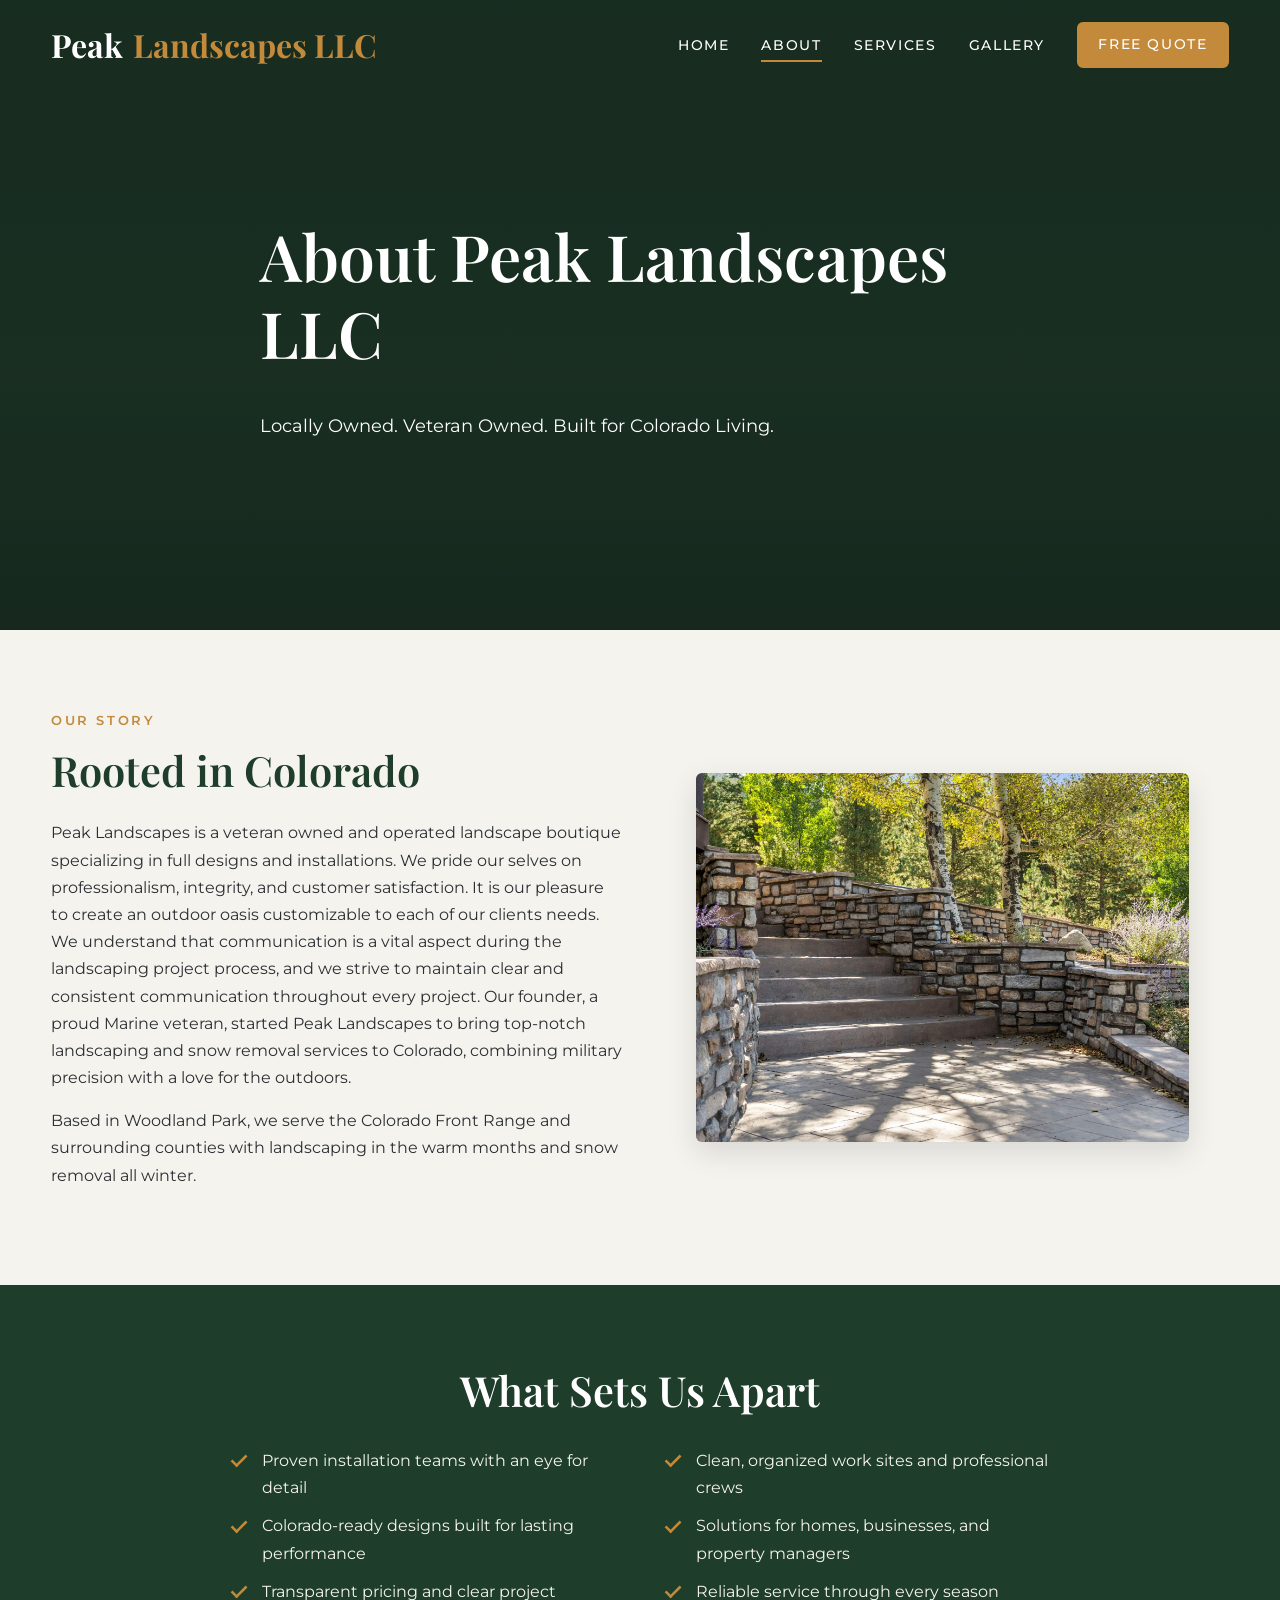
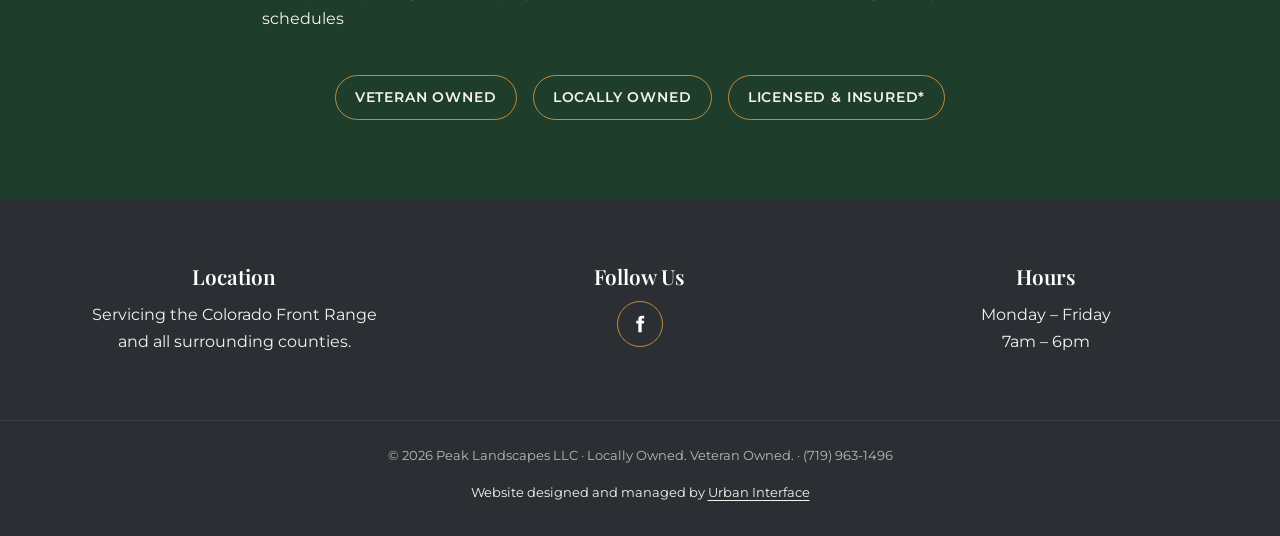
<file: about.html>
<!DOCTYPE html>
<html lang="en">
<head>
  <!-- Google tag (gtag.js) -->
<script async src="https://www.googletagmanager.com/gtag/js?id=G-6EB86436RV"></script>
<script>
  window.dataLayer = window.dataLayer || [];
  function gtag(){dataLayer.push(arguments);}
  gtag('js', new Date());

  gtag('config', 'G-6EB86436RV');
</script>

  <meta charset="UTF-8">
  <meta name="viewport" content="width=device-width, initial-scale=1">
  <title>About Peak Landscapes LLC | Landscaping in Woodland Park, CO</title>
  <meta name="description" content="Learn more about Peak Landscapes LLC, a locally owned, veteran owned landscaping company serving Woodland Park and the Colorado Front Range.">
  <meta property="og:title" content="Peak Landscapes LLC">
  <meta property="og:description" content="Locally owned. Veteran owned. Built for Colorado living.">
  <meta property="og:image" content="images/hero-home.jpg">
  <link rel="icon" href="images/favicon.png">
  <link rel="canonical" href="https://peaklandscapesllc.com/about" />
  <link rel="preconnect" href="https://fonts.googleapis.com">
  <link rel="preconnect" href="https://fonts.gstatic.com" crossorigin>
  <link href="https://fonts.googleapis.com/css2?family=Montserrat:wght@400;500;600;700&family=Playfair+Display:wght@500;600;700&display=swap" rel="stylesheet">
  <link rel="stylesheet" href="Styles.css">
  <script type="application/ld+json">
  {"@context":"https://schema.org","@type":"LandscapingBusiness","name":"Peak Landscapes LLC","telephone":"+1-719-963-1496","email":"peaklandscapingllcinfo@gmail.com","address":{"@type":"PostalAddress","addressLocality":"Woodland Park","addressRegion":"CO","addressCountry":"US"},"openingHours":"Mo-Fr 07:00-18:00","areaServed":"Colorado Front Range","url":"https://www.peaklandscapesllc.com/"}
  </script>
</head>
<body>
<a class="skip" href="#main">Skip to content</a>

<header class="site-header">
  <div class="container nav">
    <a href="index.html" class="logo"><!-- <img src="images/logo.svg" alt=""> -->Peak <span>Landscapes LLC</span></a>
    <button class="menu-toggle" aria-label="Menu" aria-expanded="false"><span></span></button>
    <ul class="nav-links">
      <li><a href="index.html">Home</a></li>
<li><a href="about.html" aria-current="page">About</a></li>
      <li><a href="services.html">Services</a></li>
      <li><a href="gallery.html">Gallery</a></li>
      <li><a href="contact.html" class="btn">Free Quote</a></li>
    </ul>
  </div>
</header>

<main id="main">
<section class="hero">
  <video class="hero__media" autoplay muted loop playsinline preload="metadata" poster="">
    <source src="54-Hybrook-Rd-S-Divide-Co-80814.mp4" type="video/mp4">
  </video>

  <div class="container hero__content">
    <h1>About Peak Landscapes LLC</h1>
    <p>Locally Owned. Veteran Owned. Built for Colorado Living.</p>
  </div>
</section>
<section class="section"><div class="container grid grid--2" style="align-items:center">
  <div class="reveal"><span class="eyebrow">Our Story</span><h2>Rooted in Colorado</h2>
    <p>Peak Landscapes is a veteran owned and operated landscape boutique specializing in full designs and installations. We pride our selves on professionalism, integrity, and customer satisfaction. It is our pleasure to create an outdoor oasis customizable to each of our clients needs.  We understand that communication is a vital aspect during the landscaping project process, and we strive to maintain clear and consistent communication throughout every project. Our founder, a proud Marine veteran, started Peak Landscapes to bring top-notch landscaping and snow removal services to Colorado, combining military precision with a love for the outdoors.</p>
    <p>Based in Woodland Park, we serve the Colorado Front Range and surrounding counties with landscaping in the warm months and snow removal all winter.</p></div>
  <figure class="video-card reveal"><div class="service__media"><img src="image/37-web-or-mls-DSC08677.jpg" alt="Landscape installation project">
</div>
</div></section>
<section class="section section--dark center">
  <div class="container">
    <h2>What Sets Us Apart</h2>

    <div class="checklist-grid">
      <ul class="checklist">
        <li>Proven installation teams with an eye for detail</li>
        <li>Colorado-ready designs built for lasting performance</li>
        <li>Transparent pricing and clear project schedules</li>
      </ul>

      <ul class="checklist">
        <li>Clean, organized work sites and professional crews</li>
        <li>Solutions for homes, businesses, and property managers</li>
        <li>Reliable service through every season</li>
      </ul>
    </div>
    <div class="badges"><span class="badge">Veteran Owned</span><span class="badge">Locally Owned</span><span class="badge">Licensed & Insured*</span></div></div></section>
</main>

<footer class="site-footer">
  <div class="container footer-grid">
    <div><h3>Location</h3><p>Servicing the Colorado Front Range<br>and all surrounding counties.</p></div>
    <div><h3>Follow Us</h3>
      <div class="social">
        <a href="https://www.facebook.com/share/19dekDNWW4/?mibextid=wwXIfr" aria-label="Facebook" target="_blank" rel="noopener"><svg viewBox="0 0 24 24"><path d="M14 8V6.5c0-.7.2-1 1.1-1H17V2h-2.8C11.2 2 10 3.7 10 6v2H7.5v3.5H10V22h4v-10.5h2.7L17 8z"/></svg></a>
      </div>
    </div>
    <div><h3>Hours</h3><p>Monday – Friday<br>7am – 6pm</p></div>
  </div>
  <p class="copyright">&copy; 2026 Peak Landscapes LLC · Locally Owned. Veteran Owned. · (719) 963-1496</p>
  <p class="site-credit">Website designed and managed by <a href="https://urbaninterface.it.com/">Urban Interface</a></p>
</footer>
<a class="call-bar" href="tel:+17199631496">Call Now</a>
<script src="main.js"></script>
</body>
</html>
</file>
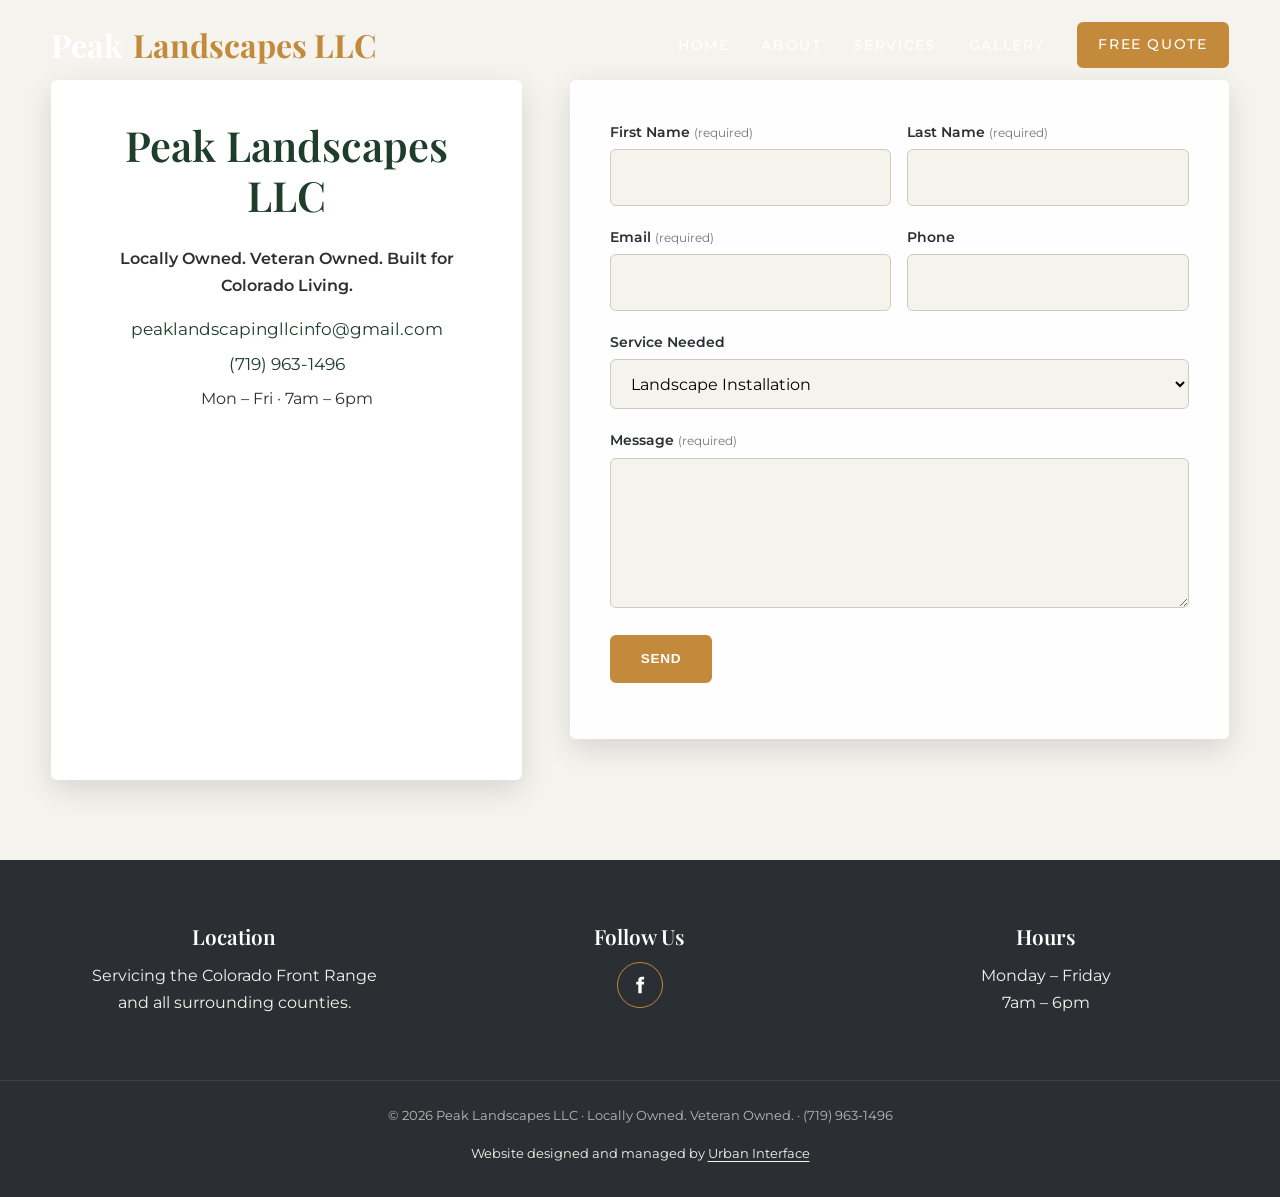
<file: contact.html>
<!DOCTYPE html>
<html lang="en">
<head>
  <!-- Google tag (gtag.js) -->
<script async src="https://www.googletagmanager.com/gtag/js?id=G-6EB86436RV"></script>
<script>
  window.dataLayer = window.dataLayer || [];
  function gtag(){dataLayer.push(arguments);}
  gtag('js', new Date());

  gtag('config', 'G-6EB86436RV');
</script>

  <meta charset="UTF-8">
  <meta name="viewport" content="width=device-width, initial-scale=1">
  <title>Contact Peak Landscapes LLC | Woodland Park, CO</title>
  <meta name="description" content="Contact Peak Landscapes LLC for landscaping services in Woodland Park, CO. Call now or request a free estimate for your next outdoor project.">
  <meta property="og:title" content="Peak Landscapes LLC">
  <meta property="og:description" content="Locally owned. Veteran owned. Built for Colorado living.">
  <meta property="og:image" content="images/hero-home.jpg">
  <link rel="icon" href="images/favicon.png">
  <link rel="canonical" href="https://peaklandscapesllc.com/contact" />
  <link rel="preconnect" href="https://fonts.googleapis.com">
  <link rel="preconnect" href="https://fonts.gstatic.com" crossorigin>
  <link href="https://fonts.googleapis.com/css2?family=Montserrat:wght@400;500;600;700&family=Playfair+Display:wght@500;600;700&display=swap" rel="stylesheet">
  <link rel="stylesheet" href="Styles.css">
  <script type="application/ld+json">
  {"@context":"https://schema.org","@type":"LandscapingBusiness","name":"Peak Landscapes LLC","telephone":"+1-719-963-1496","email":"peaklandscapingllcinfo@gmail.com","address":{"@type":"PostalAddress","addressLocality":"Woodland Park","addressRegion":"CO","addressCountry":"US"},"openingHours":"Mo-Fr 07:00-18:00","areaServed":"Colorado Front Range","url":"https://www.peaklandscapesllc.com/"}
  </script>
</head>
<body>
<a class="skip" href="#main">Skip to content</a>

<header class="site-header">
  <div class="container nav">
    <a href="index.html" class="logo"><!-- <img src="images/logo.svg" alt=""> -->Peak <span>Landscapes LLC</span></a>
    <button class="menu-toggle" aria-label="Menu" aria-expanded="false"><span></span></button>
    <ul class="nav-links">
      <li><a href="index.html">Home</a></li>
      <li><a href="about.html">About</a></li>
      <li><a href="services.html">Services</a></li>
      <li><a href="gallery.html">Gallery</a></li>
      <li><a href="contact.html" aria-current="page" class="btn">Free Quote</a></li>
    </ul>
  </div>
</header>

<main id="main">

<section class="section"><div class="container contact-wrap">
  <aside class="contact-info reveal">
    <h2>Peak Landscapes LLC</h2>
    <p class="tag">Locally Owned. Veteran Owned. Built for Colorado Living.</p>
    <a href="mailto:peaklandscapingllcinfo@gmail.com">peaklandscapingllcinfo@gmail.com</a>
    <a href="tel:+17199631496">(719) 963-1496</a>
    <p>Mon – Fri · 7am – 6pm</p>
    <iframe class="map" title="Map of Woodland Park, CO" loading="lazy" referrerpolicy="no-referrer-when-downgrade"
      src="https://www.google.com/maps?q=Woodland+Park,+CO&output=embed"></iframe>
  </aside>
  <form id="contact-form" class="form reveal" action="https://formspree.io/f/mbgdqdol" method="POST">
    <div class="form-row">
      <div><label for="fn">First Name <small>(required)</small></label><input id="fn" name="first_name" required autocomplete="given-name"></div>
      <div><label for="ln">Last Name <small>(required)</small></label><input id="ln" name="last_name" required autocomplete="family-name"></div>
    </div>
    <div class="form-row">
      <div><label for="em">Email <small>(required)</small></label><input id="em" type="email" name="email" required autocomplete="email"></div>
      <div><label for="ph">Phone</label><input id="ph" type="tel" name="phone" autocomplete="tel"></div>
    </div>
    <label for="sv">Service Needed</label>
    <select id="sv" name="service"><option>Landscape Installation</option><option>Retaining Walls</option><option>Xeriscape</option><option>Fire Pits & Outdoor Living</option><option>Snow Plow Removal</option><option>Other</option></select>
    <label for="ms">Message <small>(required)</small></label>
    <input type="hidden" name="_next" value="https://peaklandscapesllc.com/thank-you.html">
    <textarea id="ms" name="message" required></textarea>
    <div class="hp" aria-hidden="true"><label>Leave blank<input name="_gotcha" tabindex="-1" autocomplete="off"></label></div>
    <button class="btn" type="submit">Send</button>
    <p class="form-status" role="status" aria-live="polite"></p>
  </form>
</div></section>
</main>

<footer class="site-footer">
  <div class="container footer-grid">
    <div><h3>Location</h3><p>Servicing the Colorado Front Range<br>and all surrounding counties.</p></div>
    <div><h3>Follow Us</h3>
      <div class="social">
        <a href="https://www.facebook.com/share/19dekDNWW4/?mibextid=wwXIfr" aria-label="Facebook" target="_blank" rel="noopener"><svg viewBox="0 0 24 24"><path d="M14 8V6.5c0-.7.2-1 1.1-1H17V2h-2.8C11.2 2 10 3.7 10 6v2H7.5v3.5H10V22h4v-10.5h2.7L17 8z"/></svg></a>
  
      </div>
    </div>
    <div><h3>Hours</h3><p>Monday – Friday<br>7am – 6pm</p></div>
  </div>
  <p class="copyright">&copy; 2026 Peak Landscapes LLC · Locally Owned. Veteran Owned. · (719) 963-1496</p>
  <p class="site-credit">Website designed and managed by <a href="https://urbaninterface.it.com/">Urban Interface</a></p>
</footer>
<a class="call-bar" href="tel:+17199631496">Call Now</a>
<script src="main.js"></script>
</body>
</html>
</file>
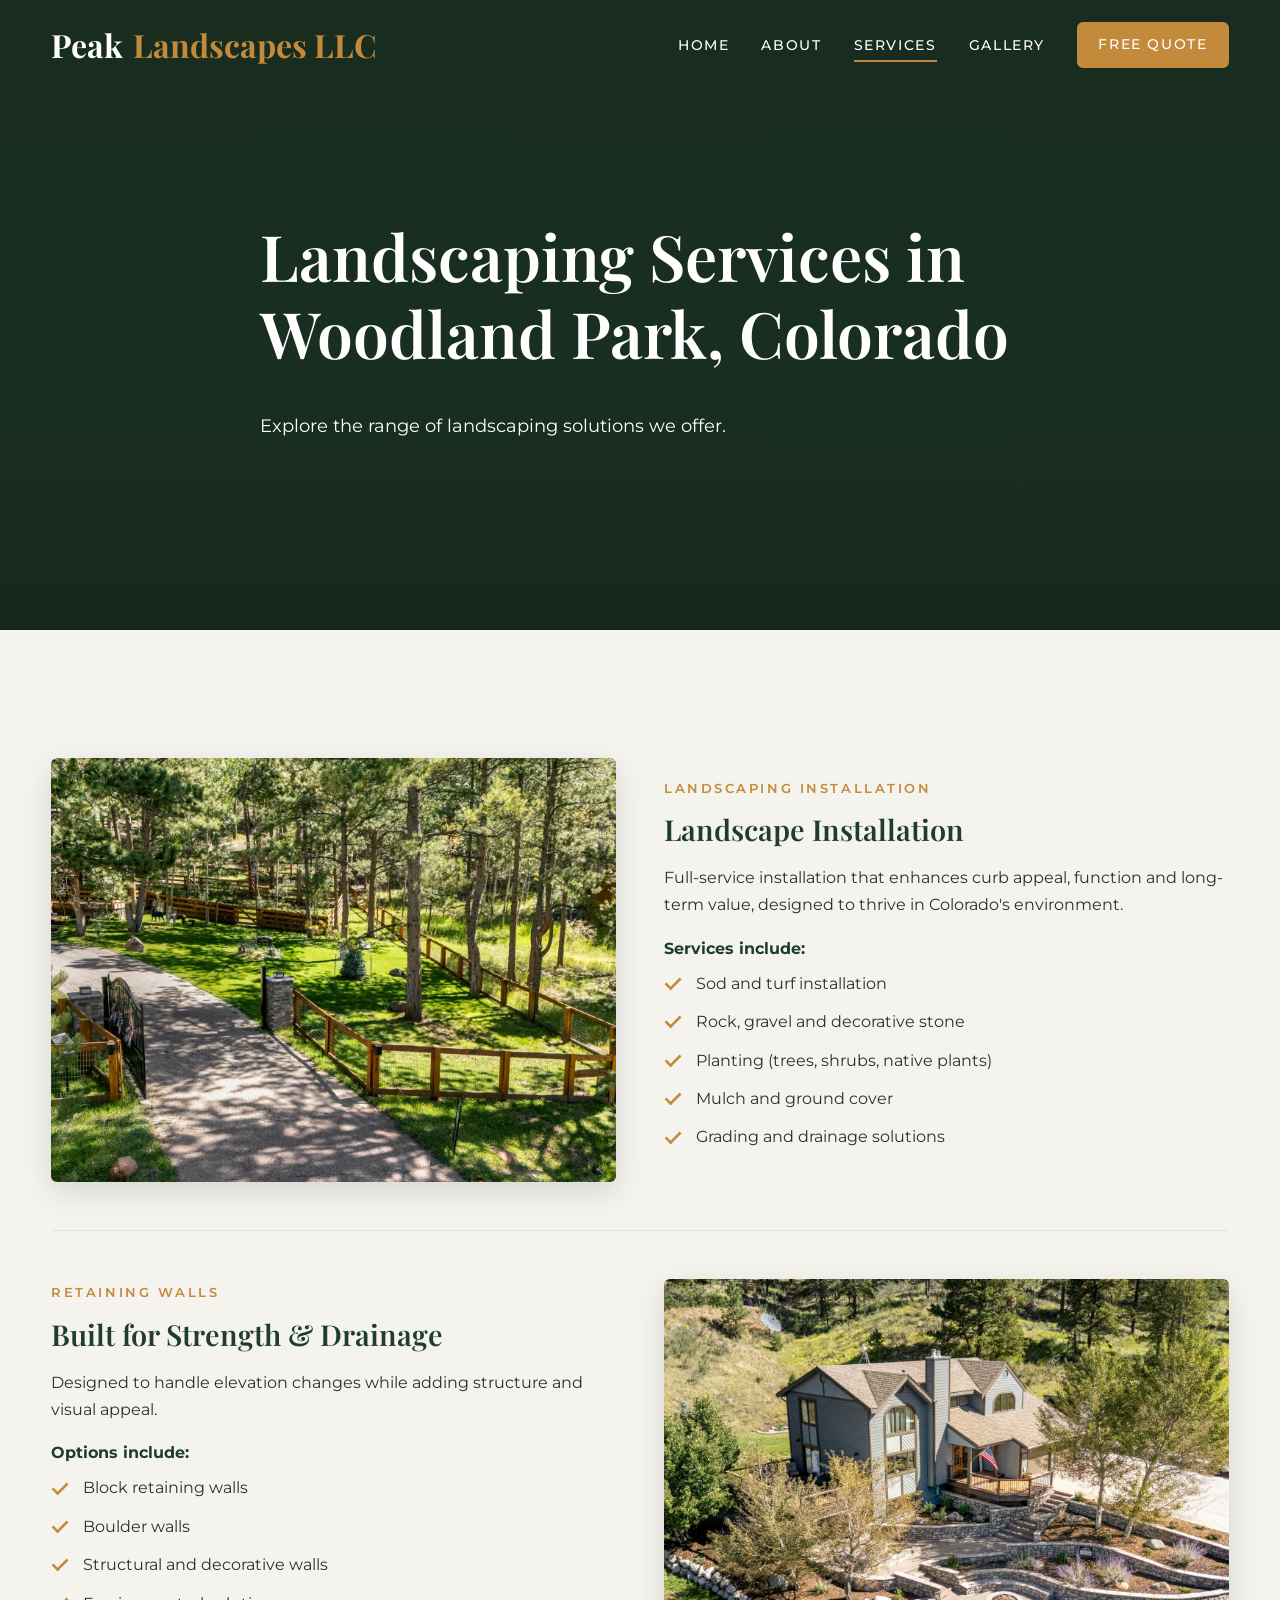
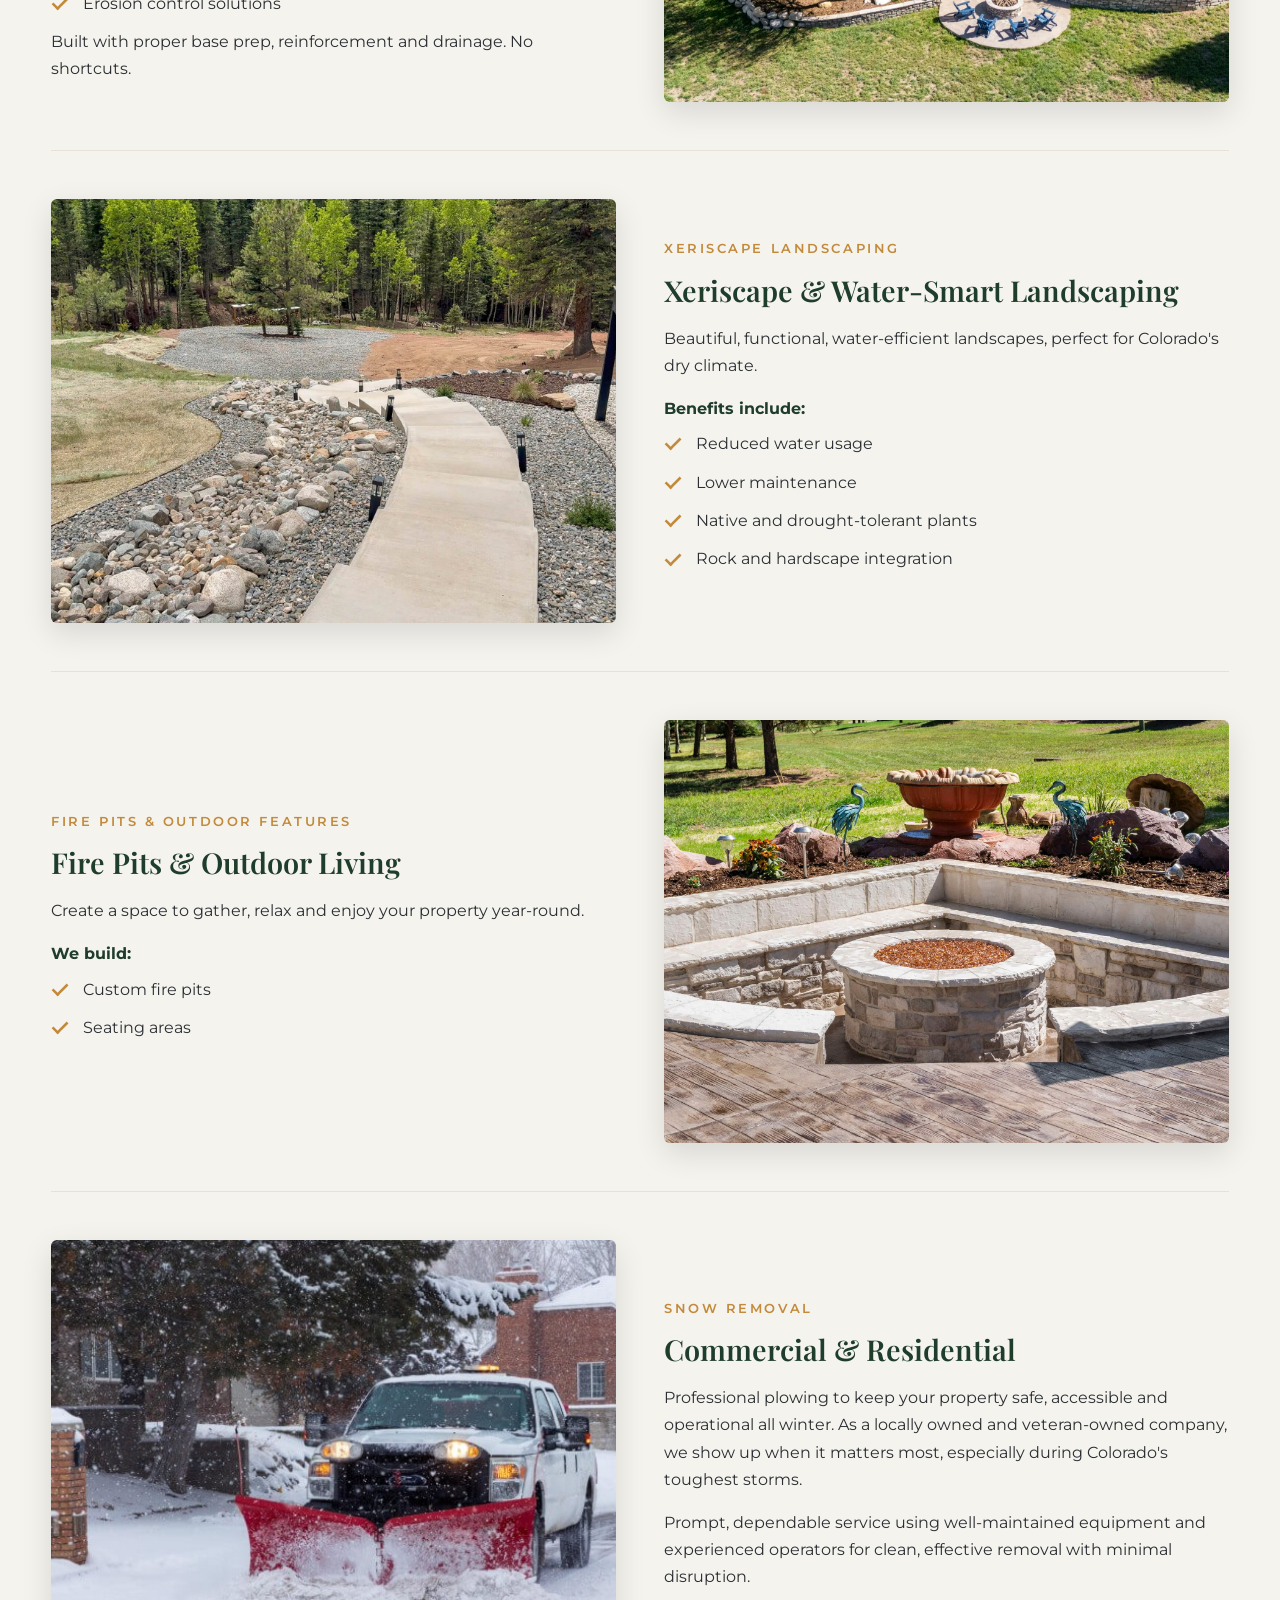
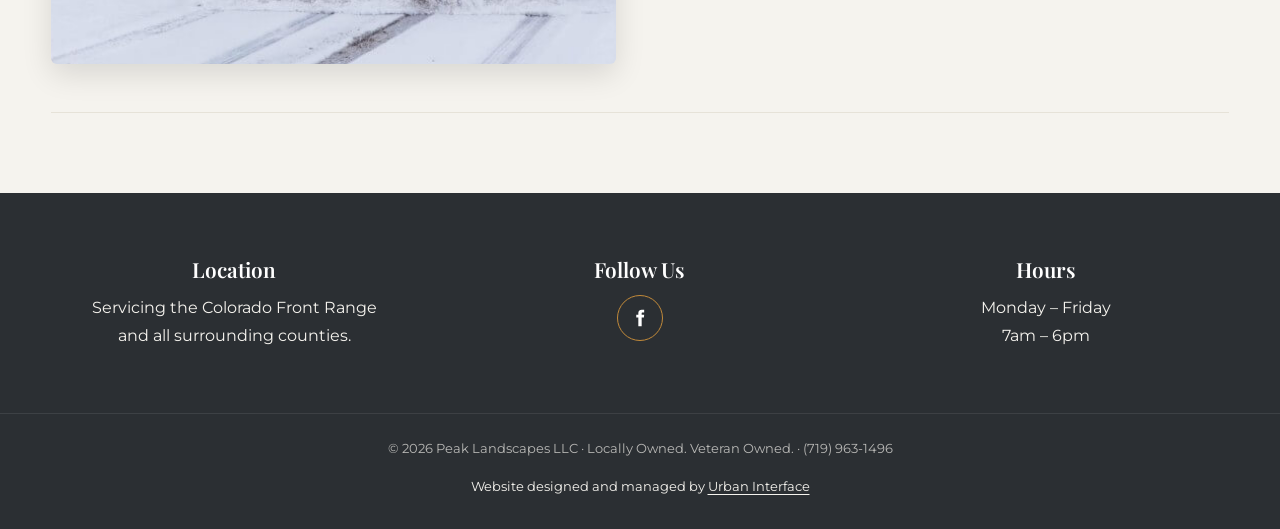
<file: services.html>
<!DOCTYPE html>
<html lang="en">
<head>
  <!-- Google tag (gtag.js) -->
<script async src="https://www.googletagmanager.com/gtag/js?id=G-6EB86436RV"></script>
<script>
  window.dataLayer = window.dataLayer || [];
  function gtag(){dataLayer.push(arguments);}
  gtag('js', new Date());

  gtag('config', 'G-6EB86436RV');
</script>

  <meta charset="UTF-8">
  <meta name="viewport" content="width=device-width, initial-scale=1">
  <title>Landscaping Services in Woodland Park, CO | Peak Landscapes LLC</title>
  <meta name="description" content="Explore landscaping services in Woodland Park, CO including retaining walls, xeriscape, fire pits, and snow removal from Peak Landscapes LLC.">
  <meta property="og:title" content="Peak Landscapes LLC">
  <meta property="og:description" content="Locally owned. Veteran owned. Built for Colorado living.">
  <meta property="og:image" content="images/hero-home.jpg">
  <link rel="icon" href="images/favicon.png">
  <link rel="canonical" href="https://peaklandscapesllc.com/services" />
  <link rel="preconnect" href="https://fonts.googleapis.com">
  <link rel="preconnect" href="https://fonts.gstatic.com" crossorigin>
  <link href="https://fonts.googleapis.com/css2?family=Montserrat:wght@400;500;600;700&family=Playfair+Display:wght@500;600;700&display=swap" rel="stylesheet">
  <link rel="stylesheet" href="Styles.css">
  <script type="application/ld+json">
  {"@context":"https://schema.org","@type":"LandscapingBusiness","name":"Peak Landscapes LLC","telephone":"+1-719-963-1496","email":"peaklandscapingllcinfo@gmail.com","address":{"@type":"PostalAddress","addressLocality":"Woodland Park","addressRegion":"CO","addressCountry":"US"},"openingHours":"Mo-Fr 07:00-18:00","areaServed":"Colorado Front Range","url":"https://www.peaklandscapesllc.com/"}
  </script>
</head>
<body>
<a class="skip" href="#main">Skip to content</a>

<header class="site-header">
  <div class="container nav">
    <a href="index.html" class="logo"><!-- <img src="images/logo.svg" alt=""> -->Peak <span>Landscapes LLC</span></a>
    <button class="menu-toggle" aria-label="Menu" aria-expanded="false"><span></span></button>
    <ul class="nav-links">
      <li><a href="index.html">Home</a></li>
      <li><a href="about.html">About</a></li>
      <li><a href="services.html" aria-current="page">Services</a></li>
      <li><a href="gallery.html">Gallery</a></li>
      <li><a href="contact.html" class="btn">Free Quote</a></li>
    </ul>
  </div>
</header>

<main id="main">
<section class="hero">
  <video class="hero__media" autoplay muted loop playsinline preload="metadata" poster="">
    <source src="6-Video-951-Spacious-Skies.mp4" type="video/mp4">
  </video>
  <div class="container hero__content">
    <h1>Landscaping Services in Woodland Park, Colorado</h1>
    <p>Explore the range of landscaping solutions we offer.</p>
  </div>
</section>
<section class="section">
  <div class="container">
<article class="service reveal"><div class="service__media"><img src="image/1-web-or-mls-DJI_20250915121156_0364_D.jpg" alt="Landscape installation project">
</div>
<div><span class="eyebrow">Landscaping Installation</span><h3>Landscape Installation</h3>
<p>Full-service installation that enhances curb appeal, function and long-term value, designed to thrive in Colorado's environment.</p>
<strong>Services include:</strong><ul class="checklist"><li>Sod and turf installation</li><li>Rock, gravel and decorative stone</li><li>Planting (trees, shrubs, native plants)</li><li>Mulch and ground cover</li><li>Grading and drainage solutions</li></ul></div></article>

<article class="service reveal"><div class="service__media"><img src="image/30-web-or-mls-DJI_20250915105908_0352_D.jpg" alt="Landscape installation project">
</div>
<div><span class="eyebrow">Retaining Walls</span><h3>Built for Strength & Drainage</h3>
<p>Designed to handle elevation changes while adding structure and visual appeal.</p>
<strong>Options include:</strong><ul class="checklist"><li>Block retaining walls</li><li>Boulder walls</li><li>Structural and decorative walls</li><li>Erosion control solutions</li></ul>
<p>Built with proper base prep, reinforcement and drainage. No shortcuts.</p></div></article>

<article class="service reveal"><div class="service__media"><img src="image/7-web-or-mls-IMG_1881-F0176.jpg" alt="Landscape installation project">
</div>
<div><span class="eyebrow">Xeriscape Landscaping</span><h3>Xeriscape & Water-Smart Landscaping</h3>
<p>Beautiful, functional, water-efficient landscapes, perfect for Colorado's dry climate.</p>
<strong>Benefits include:</strong><ul class="checklist"><li>Reduced water usage</li><li>Lower maintenance</li><li>Native and drought-tolerant plants</li><li>Rock and hardscape integration</li></ul></div></article>

<article class="service reveal"><div class="service__media"><img src="image/23-web-or-mls-DSC08774.jpg" alt="Landscape installation project">
</div>
<div><span class="eyebrow">Fire Pits & Outdoor Features</span><h3>Fire Pits & Outdoor Living</h3>
<p>Create a space to gather, relax and enjoy your property year-round.</p>
<strong>We build:</strong><ul class="checklist"><li>Custom fire pits</li><li>Seating areas</li><!-- ADD remaining items from the old site --></ul></div></article>

<article class="service reveal"><div class="service__media"><img src="image/Plow1.jpg" alt="Landscape installation project">
</div>
<div><span class="eyebrow">Snow Removal</span><h3>Commercial & Residential</h3>
<p>Professional plowing to keep your property safe, accessible and operational all winter. As a locally owned and veteran-owned company, we show up when it matters most, especially during Colorado's toughest storms.</p>
<p>Prompt, dependable service using well-maintained equipment and experienced operators for clean, effective removal with minimal disruption.</p></div></article>

</div></section>
</main>

<footer class="site-footer">
  <div class="container footer-grid">
    <div><h3>Location</h3><p>Servicing the Colorado Front Range<br>and all surrounding counties.</p></div>
    <div><h3>Follow Us</h3>
      <div class="social">
        <a href="https://www.facebook.com/share/19dekDNWW4/?mibextid=wwXIfr" aria-label="Facebook" target="_blank" rel="noopener"><svg viewBox="0 0 24 24"><path d="M14 8V6.5c0-.7.2-1 1.1-1H17V2h-2.8C11.2 2 10 3.7 10 6v2H7.5v3.5H10V22h4v-10.5h2.7L17 8z"/></svg></a>
        
      </div>
    </div>
    <div><h3>Hours</h3><p>Monday – Friday<br>7am – 6pm</p></div>
  </div>
  <p class="copyright">&copy; 2026 Peak Landscapes LLC · Locally Owned. Veteran Owned. · (719) 963-1496</p>
  <p class="site-credit">Website designed and managed by <a href="https://urbaninterface.it.com/">Urban Interface</a></p>
</footer>
<a class="call-bar" href="tel:+17199631496">Call Now</a>
<script src="main.js"></script>
</body>
</html>
</file>
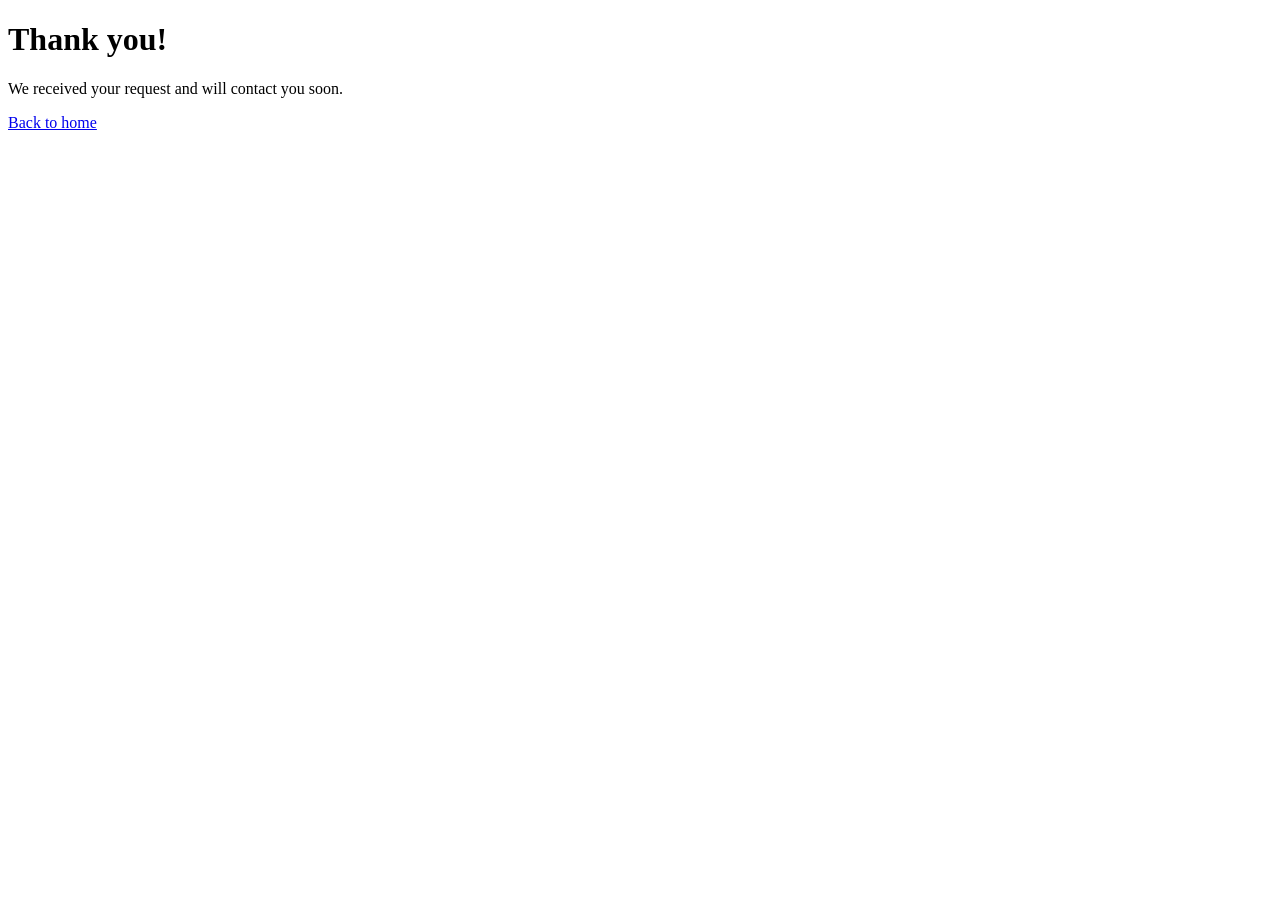
<file: Thank-you.html>
<!DOCTYPE html>
<html lang="en">
<head>
  <!-- Google tag (gtag.js) -->
<script async src="https://www.googletagmanager.com/gtag/js?id=G-6EB86436RV"></script>
<script>
  window.dataLayer = window.dataLayer || [];
  function gtag(){dataLayer.push(arguments);}
  gtag('js', new Date());

  gtag('config', 'G-6EB86436RV');
</script>

  <meta charset="UTF-8">
  <title>Thank You | Peak Landscapes LLC</title>
  <meta name="robots" content="noindex">
  <!-- PASTE YOUR GA4 TAG HERE (same one as your other pages) -->
</head>
<body>
  <h1>Thank you!</h1>
  <p>We received your request and will contact you soon.</p>
  <p><a href="/">Back to home</a></p>
</body>
</html>
</file>
<file: Styles.css>
:root{
  --stone:#F5F3EE; --stone-dark:#E6E2D8; --forest:#1F3D2B; --charcoal:#2B2F33;
  --gold:#C28A3A; --gold-dark:#a87427; --sage:#8FA68E; --white:#fff;
  --font-head:'Playfair Display',Georgia,serif; --font-body:'Montserrat',system-ui,sans-serif;
  --radius:6px; --shadow:0 10px 30px rgba(0,0,0,.12); --max:1200px;
}
*,*::before,*::after{box-sizing:border-box}
html{scroll-behavior:smooth}
body{margin:0;font-family:var(--font-body);color:var(--charcoal);background:var(--stone);line-height:1.7;-webkit-font-smoothing:antialiased}
img,video{max-width:100%;display:block}
a{color:var(--forest)}
h1,h2,h3{font-family:var(--font-head);line-height:1.2;margin:0 0 .6em;color:var(--forest);font-weight:600}
h1{font-size:clamp(2.2rem,5vw,4rem)} h2{font-size:clamp(1.8rem,3.5vw,2.6rem)} h3{font-size:1.4rem}
p{margin:0 0 1em}
.container{width:min(92%,var(--max));margin-inline:auto}
.section{padding:5rem 0}
.section--dark{background:var(--forest);color:var(--stone)}
.section--dark h2,.section--dark h3{color:var(--white)}
.section--alt{background:var(--stone-dark)}
.center{text-align:center}
.eyebrow{display:block;text-transform:uppercase;letter-spacing:.2em;font-size:.8rem;color:var(--gold);font-weight:600;margin-bottom:.8rem}
:focus-visible{outline:3px solid var(--gold);outline-offset:3px}
.skip{position:absolute;left:-999px;top:0;background:var(--gold);color:#000;padding:.6rem 1rem;z-index:999}
.skip:focus{left:0}

/* Buttons */
.btn{display:inline-block;padding:.9rem 1.8rem;background:var(--gold);color:#fff;text-decoration:none;font-weight:600;letter-spacing:.05em;text-transform:uppercase;font-size:.85rem;border:2px solid var(--gold);border-radius:var(--radius);cursor:pointer;transition:.25s}
.btn:hover{background:var(--gold-dark);border-color:var(--gold-dark);transform:translateY(-2px)}
.btn--ghost{background:transparent;border-color:#fff;color:#fff}
.btn--ghost:hover{background:#fff;color:var(--forest);border-color:#fff}

/* Header */
.site-header{position:fixed;inset:0 0 auto 0;z-index:100;transition:background .3s,box-shadow .3s,padding .3s;padding:1.1rem 0}
.site-header.scrolled,.site-header.solid{background:var(--forest);box-shadow:0 2px 20px rgba(0,0,0,.25);padding:.6rem 0}
.nav{display:flex;align-items:center;justify-content:space-between;gap:1rem}
.logo{font-family:var(--font-head);font-size:2rem;color:#fff;text-decoration:none;font-weight:700;display:flex;align-items:center;gap:.6rem}
.logo img{height:44px;width:auto}
.logo span{color:var(--gold)}
.nav-links{display:flex;align-items:center;gap:2rem;list-style:none;margin:0;padding:0}
.nav-links a{color:#fff;text-decoration:none;font-size:.85rem;text-transform:uppercase;letter-spacing:.12em;font-weight:500;padding:.4rem 0;border-bottom:2px solid transparent;transition:.2s}
.nav-links a:hover,.nav-links a[aria-current="page"]{border-color:var(--gold)}
.nav-links .btn{padding:.6rem 1.2rem;border-bottom:2px solid var(--gold)}
.menu-toggle{display:none;background:none;border:0;width:44px;height:44px;cursor:pointer;position:relative;z-index:120}
.menu-toggle span,.menu-toggle span::before,.menu-toggle span::after{content:"";display:block;width:26px;height:2px;background:#fff;position:absolute;left:9px;transition:.3s}
.menu-toggle span{top:21px}.menu-toggle span::before{top:-8px;left:0}.menu-toggle span::after{top:8px;left:0}
.menu-toggle[aria-expanded="true"] span{background:transparent}
.menu-toggle[aria-expanded="true"] span::before{transform:translateY(8px) rotate(45deg)}
.menu-toggle[aria-expanded="true"] span::after{transform:translateY(-8px) rotate(-45deg)}

/* Hero (reusable: image or video background) */
.hero{position:relative;min-height:70vh;display:flex;align-items:center;color:#fff;overflow:hidden;background:var(--forest)}
.hero--home{min-height:100vh}
.hero__media{position:absolute;inset:0;width:100%;height:100%;object-fit:cover;z-index:0}
.hero::after{content:"";position:absolute;inset:0;background:linear-gradient(180deg,rgba(20,35,26,.65),rgba(20,35,26,.55) 60%,rgba(20,35,26,.8));z-index:1}
.hero__content{position:relative;z-index:2;padding:8rem 0 5rem;max-width:760px}
.hero h1{color:#fff}
.hero p{font-size:1.15rem;max-width:620px}
.hero__cta{display:flex;gap:1rem;flex-wrap:wrap;margin-top:1.5rem}

/* Cards / grids */
.grid{display:grid;gap:2rem}
.grid--3{grid-template-columns:repeat(auto-fit,minmax(280px,1fr))}
.grid--2{grid-template-columns:repeat(auto-fit,minmax(320px,1fr))}
.card{background:#fff;padding:2rem;border-radius:var(--radius);box-shadow:var(--shadow);border-top:4px solid var(--gold)}
.checklist{list-style:none;margin:0;padding:0}
.checklist li{position:relative;padding-left:2rem;margin-bottom:.7rem}
.checklist li::before{content:"";position:absolute;left:0;top:.45em;width:1.1rem;height:.6rem;border-left:3px solid var(--gold);border-bottom:3px solid var(--gold);transform:rotate(-45deg) scale(.85)}
.badges{display:flex;flex-wrap:wrap;gap:1rem;justify-content:center;margin-top:2rem}
.badge{border:1px solid var(--sage);padding:.6rem 1.2rem;border-radius:50px;font-size:.85rem;font-weight:600;letter-spacing:.06em;text-transform:uppercase}
.section--dark .badge{border-color:var(--gold);color:var(--stone)}

/* Service blocks */
.service{display:grid;grid-template-columns:1fr 1fr;gap:3rem;align-items:center;padding:3rem 0;border-bottom:1px solid var(--stone-dark)}
.service:nth-child(even) .service__media{order:2}
.service__media video,.service__media img{width:100%;aspect-ratio:4/3;object-fit:cover;border-radius:var(--radius);box-shadow:var(--shadow);background:#222}
.service h3{font-size:1.8rem}
.service strong{display:block;margin:1rem 0 .5rem;color:var(--forest)}

/* Inline video */
.video-grid{display:grid;grid-template-columns:repeat(auto-fit,minmax(300px,1fr));gap:1.5rem}
.video-card video{width:100%;aspect-ratio:16/9;object-fit:cover;border-radius:var(--radius);background:#000;box-shadow:var(--shadow)}
.video-card figcaption{font-size:.9rem;margin-top:.5rem;opacity:.8}

/* Gallery */
.gallery{columns:3 280px;column-gap:1rem}
.gallery a{display:block;margin-bottom:1rem;overflow:hidden;border-radius:var(--radius);position:relative;cursor:zoom-in;break-inside:avoid}
.gallery img{width:100%;transition:transform .5s}
.gallery a:hover img{transform:scale(1.06)}
.gallery a::after{content:"+";position:absolute;inset:auto 12px 12px auto;width:38px;height:38px;border-radius:50%;background:var(--gold);color:#fff;display:grid;place-items:center;font-size:1.4rem;opacity:0;transition:.3s}
.gallery a:hover::after,.gallery a:focus-visible::after{opacity:1}
.lightbox{position:fixed;inset:0;background:rgba(10,15,12,.95);display:none;align-items:center;justify-content:center;z-index:300;padding:2rem}
.lightbox.open{display:flex}
.lightbox img{max-height:85vh;max-width:92vw;border-radius:4px}
.lightbox button{position:absolute;background:none;border:0;color:#fff;font-size:2.5rem;cursor:pointer;width:56px;height:56px}
.lb-close{top:1rem;right:1rem}.lb-prev{left:1rem;top:50%}.lb-next{right:1rem;top:50%}
.lb-caption{position:absolute;bottom:1.5rem;color:#fff;font-size:.9rem}

/* Contact */
.contact-wrap{display:grid;grid-template-columns:1fr 1.4fr;gap:3rem;align-items:start}
.contact-info{background:#fff;padding:2.5rem;border-radius:var(--radius);box-shadow:var(--shadow);text-align:center}
.contact-info .tag{font-weight:600}
.contact-info a{display:block;margin:.4rem 0;text-decoration:none;font-size:1.05rem}
.map{margin-top:1.5rem;border:0;width:100%;height:280px;border-radius:var(--radius)}
.form{background:rgba(255,255,255,.96);padding:2.5rem;border-radius:var(--radius);box-shadow:var(--shadow)}
.form-row{display:grid;grid-template-columns:1fr 1fr;gap:1rem}
.form label{display:block;font-weight:600;font-size:.9rem;margin-bottom:.3rem}
.form label small{font-weight:400;opacity:.65}
.form input,.form select,.form textarea{width:100%;padding:.85rem 1rem;border:1px solid #cfcabd;border-radius:var(--radius);font:inherit;background:var(--stone);margin-bottom:1.2rem}
.form input:focus,.form select:focus,.form textarea:focus{outline:none;border-color:var(--gold);box-shadow:0 0 0 3px rgba(194,138,58,.25)}
.form textarea{min-height:150px;resize:vertical}
.hp{position:absolute;left:-9999px}
.form-status{margin-top:1rem;font-weight:600}
.form-status.ok{color:#2d7a46}.form-status.err{color:#b3261e}

/* Footer */
.site-footer{background:var(--charcoal);color:var(--stone);padding:4rem 0 2rem;text-align:center}
.footer-grid{display:grid;grid-template-columns:repeat(auto-fit,minmax(220px,1fr));gap:2.5rem}
.site-footer h3{color:#fff;font-size:1.3rem}
.site-footer a{color:var(--stone)}
.site-credit{margin:1rem auto 0;padding:0 1rem;font-size:.8rem}
.site-credit a{text-decoration:underline;text-underline-offset:.2em}
.social{display:flex;gap:1rem;justify-content:center;margin-top:.8rem}
.social a{width:46px;height:46px;border:1px solid var(--gold);border-radius:50%;display:grid;place-items:center;transition:.25s}
.social a:hover{background:var(--gold);transform:translateY(-3px)}
.social svg{width:20px;height:20px;fill:#fff}
.copyright{margin-top:3rem;padding-top:1.5rem;border-top:1px solid rgba(255,255,255,.12);font-size:.8rem;opacity:.7}

/* Mobile call bar */
.call-bar{display:none}

/* Reveal */
.reveal{opacity:0;transform:translateY(24px);transition:opacity .7s,transform .7s}
.reveal.in{opacity:1;transform:none}
.home-split{
  display:grid;
  grid-template-columns: 1.1fr .9fr;
  gap:3rem;
  align-items:center;
}

.home-split__media img{
  width:100%;
  height:auto;
  aspect-ratio:4/3;
  object-fit:cover;
  border-radius:var(--radius);
  box-shadow:var(--shadow);
  display:block;
}

.home-split__media figcaption{
  margin-top:.75rem;
  color:var(--stone);
  opacity:.85;
  font-size:.95rem;
}

.checklist-grid{
  display:grid;
  grid-template-columns:repeat(2, minmax(0, 1fr));
  max-width:820px;
  margin:2rem auto 0;
  gap:1rem 3rem;
  text-align:left;
}

@media (max-width:700px){
  .checklist-grid{
    grid-template-columns:1fr;
    max-width:420px;
}

@media (max-width: 900px){
  .home-split{
    grid-template-columns:1fr;
  }
}
@media(max-width:900px){
  .menu-toggle{display:block}
  .nav-links{position:fixed;inset:0;background:var(--forest);flex-direction:column;justify-content:center;gap:1.8rem;transform:translateX(100%);transition:transform .35s;z-index:110}
  .nav-links.open{transform:none}
  .nav-links a{font-size:1.1rem}
  .service,.contact-wrap{grid-template-columns:1fr}
  .service:nth-child(even) .service__media{order:0}
  .form-row{grid-template-columns:1fr}
  .section{padding:3.5rem 0}
  .call-bar{display:block;position:fixed;bottom:0;left:0;right:0;z-index:90;background:var(--gold);color:#fff;text-align:center;padding:.9rem;font-weight:700;text-decoration:none;letter-spacing:.08em;text-transform:uppercase}
  body{padding-bottom:52px}
}
@media(prefers-reduced-motion:reduce){
  *{scroll-behavior:auto!important;transition:none!important;animation:none!important}
  .reveal{opacity:1;transform:none}
  .hero video{display:none}
}
</file>
